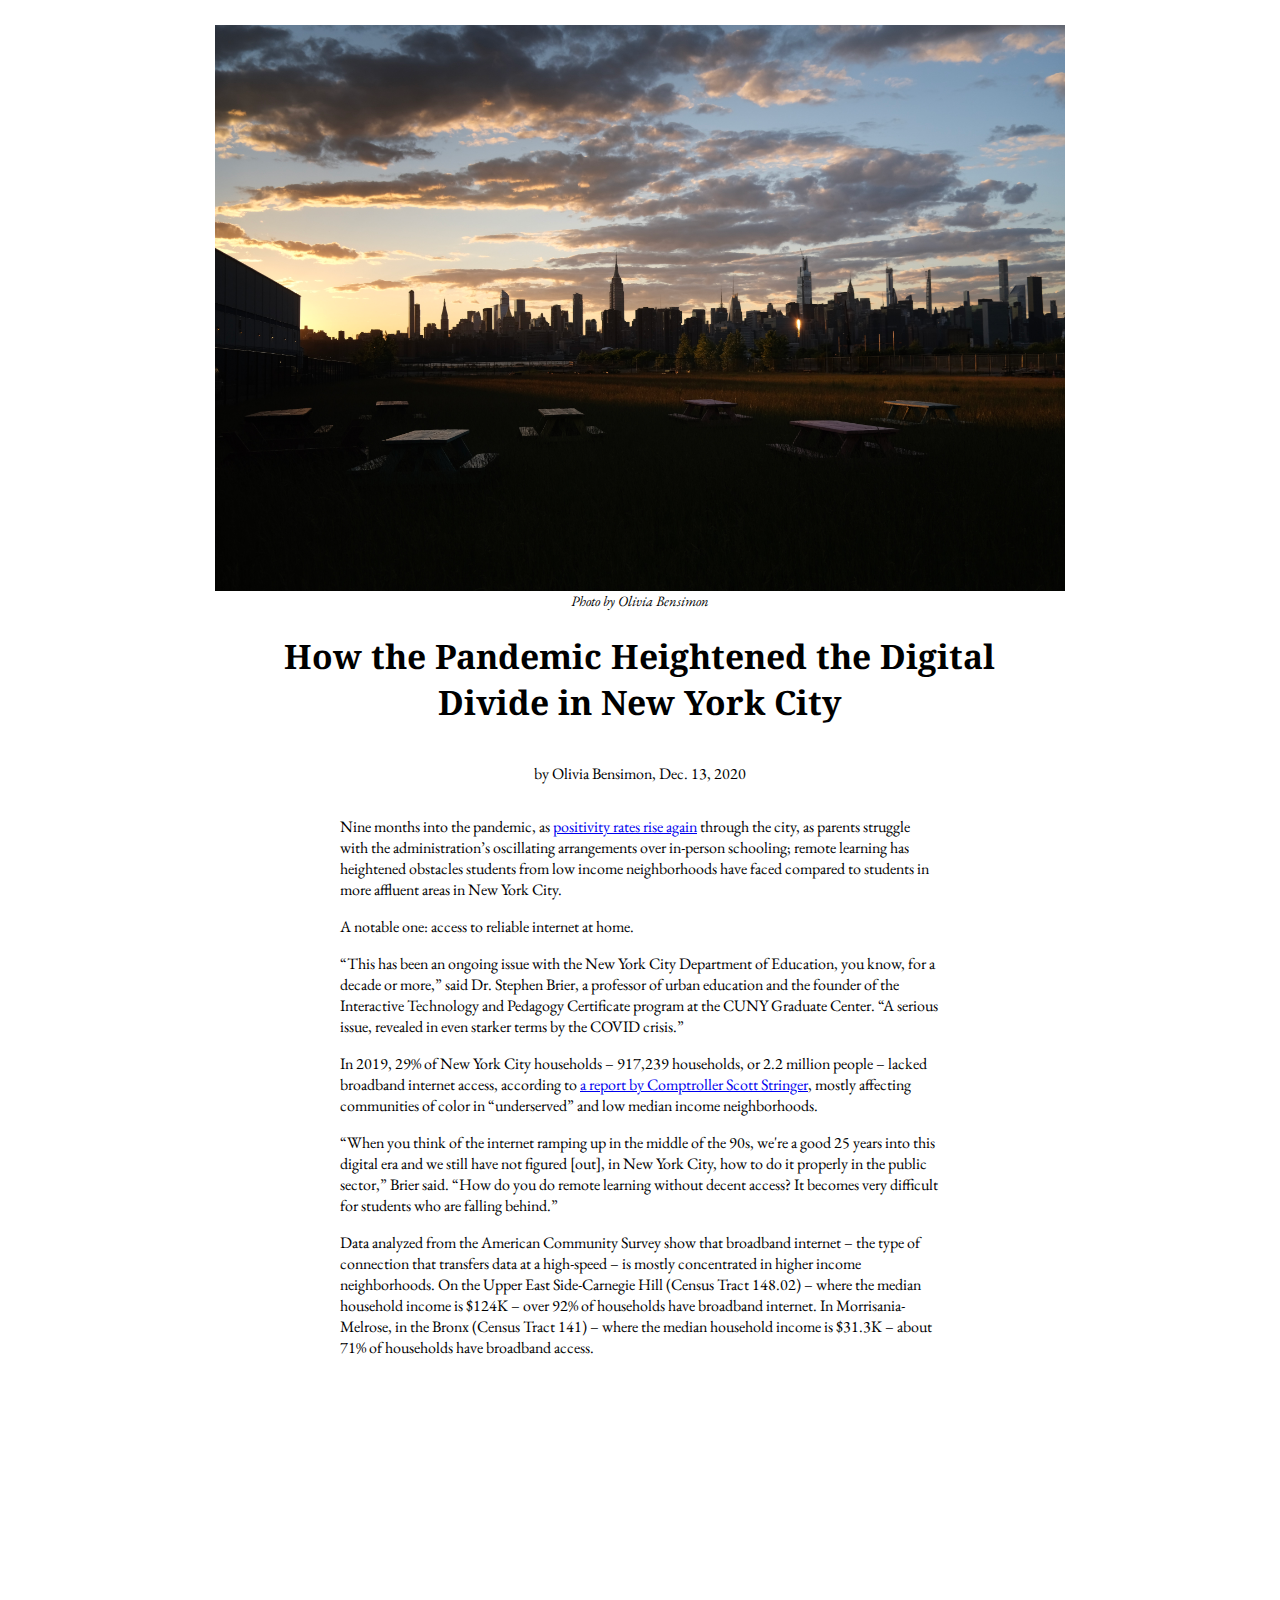
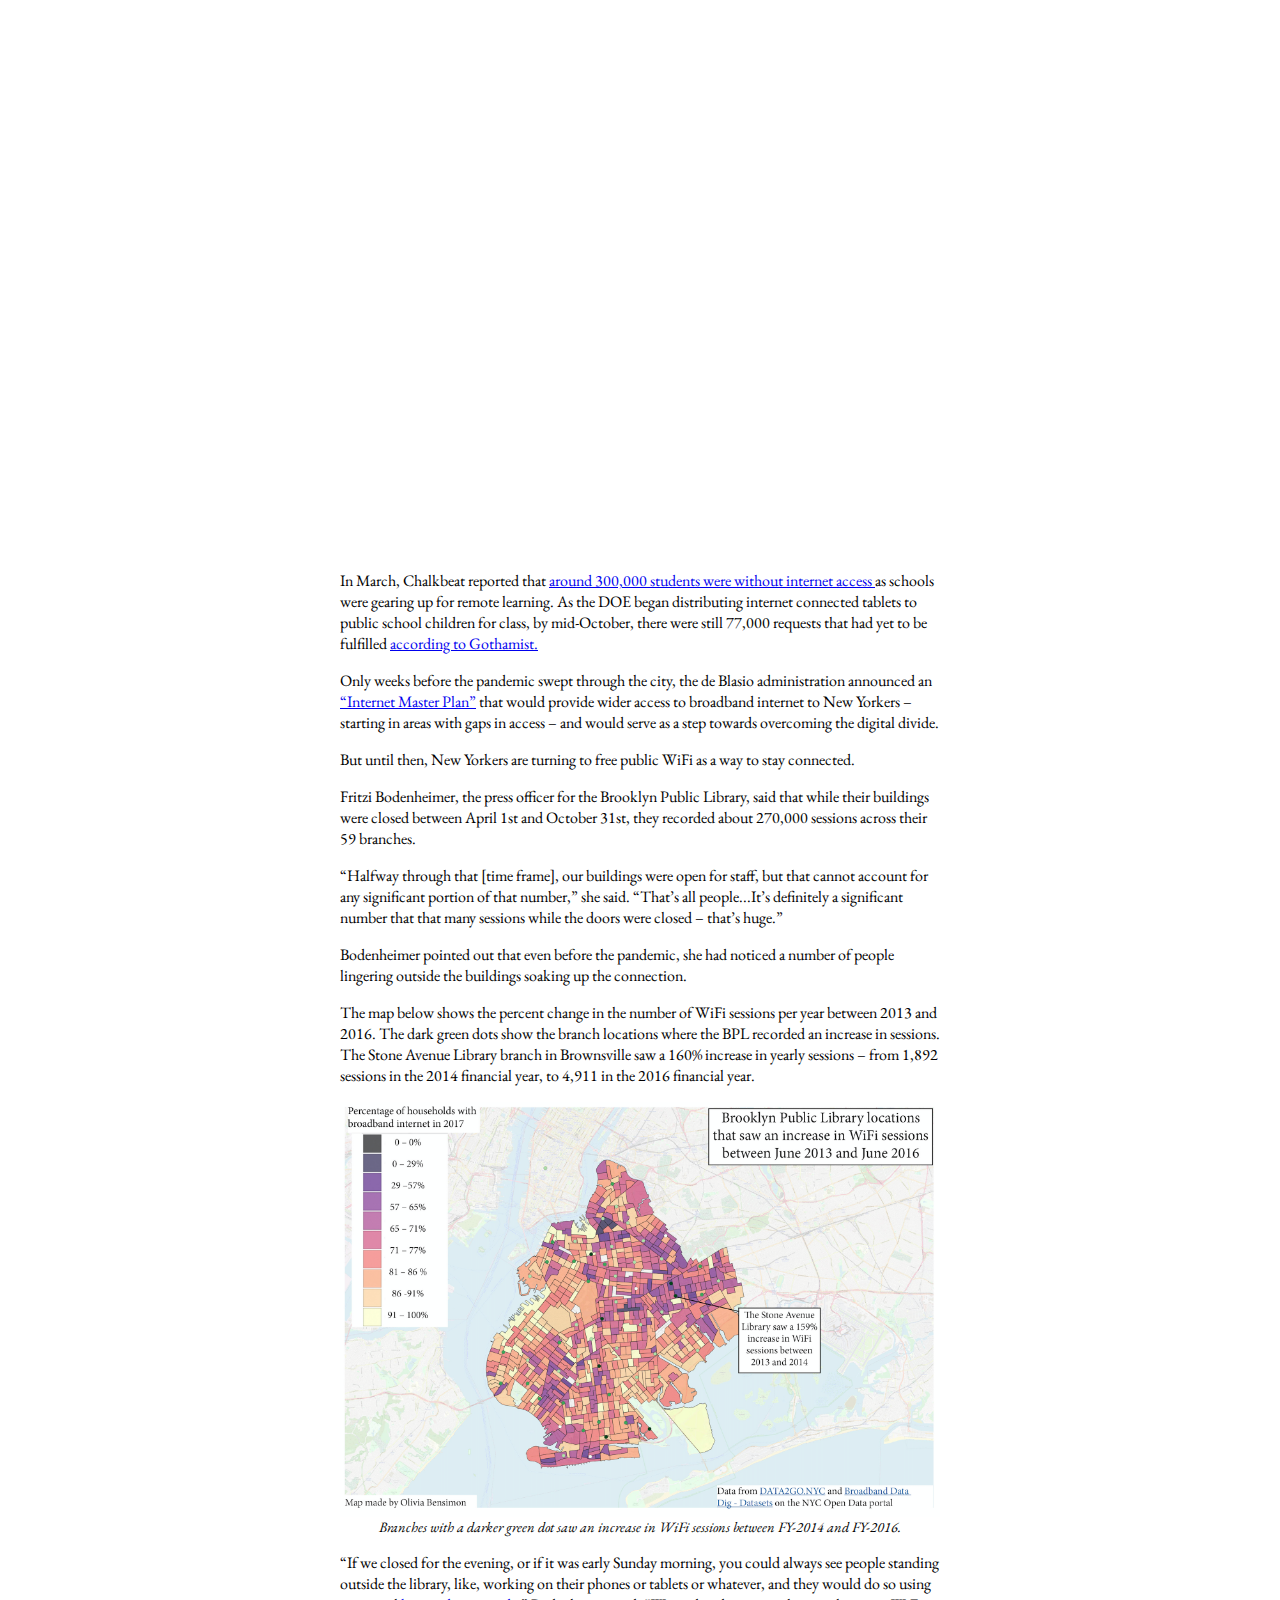
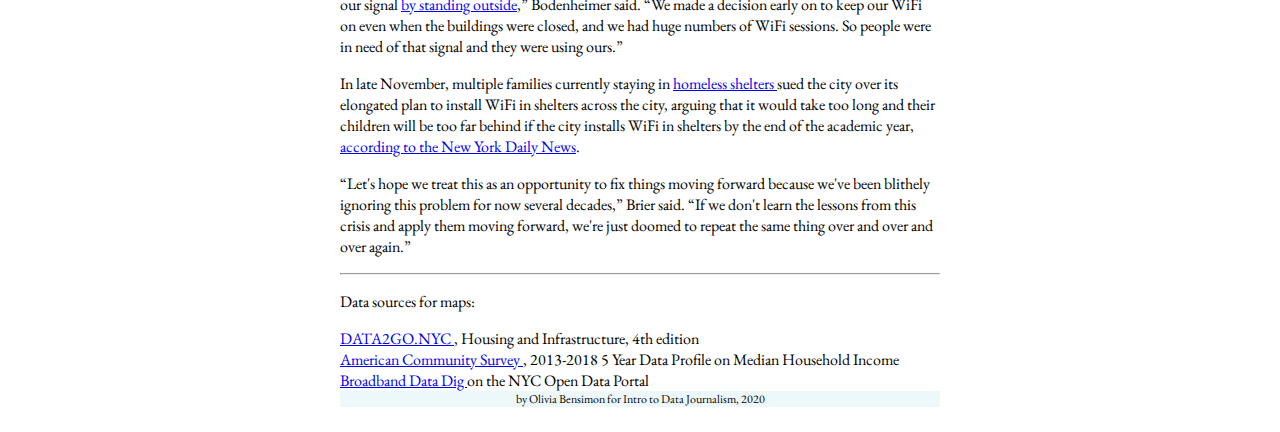
<file: index.html>
<!DOCTYPE html>

<head>
  <link rel="stylesheet" href="styles.css">
  <link rel="preconnect" href="https://fonts.gstatic.com">
  <link href="https://fonts.googleapis.com/css2?family=EB+Garamond&display=swap" rel="stylesheet">
  <link rel="preconnect" href="https://fonts.gstatic.com">
  <link href="https://fonts.googleapis.com/css2?family=EB+Garamond&family=Noto+Serif:wght@700&display=swap" rel="stylesheet">
  <title> Map Assignment </title>
</head>

<body>

  <div class="content">

    <div class="lede-art">
      <img src="image/skyline.jpeg">
    </div>
    <div class="lede-art-caption">
      <caption> Photo by Olivia Bensimon </caption>
    </div>

    <div class="headers">
      <h1> How the Pandemic Heightened the Digital Divide in New York City </h1>
    </div>
    <div class="byline">
      <p> by Olivia Bensimon, Dec. 13, 2020 </p>
    </div>

    <div class="article">
      <p> Nine months into the pandemic, as <a href="https://www.nytimes.com/interactive/2020/nyregion/new-york-city-coronavirus-cases.html"> positivity rates rise again</a> through the city, as parents struggle with the administration’s oscillating
        arrangements over in-person schooling; remote learning has heightened obstacles students from low income
        neighborhoods have faced compared to students in more affluent areas in New York City. </p>
      <p> A notable one: access to reliable internet at home. </p>
      <p> “This has been an ongoing issue with the New York City Department of Education, you know, for a decade or more,” said Dr. Stephen Brier, a professor of urban education and the founder of the Interactive Technology and Pedagogy Certificate
        program at the CUNY Graduate Center. “A serious issue, revealed in even starker terms by the COVID crisis.”</p>
      <p> In 2019, 29% of New York City households – 917,239 households, or 2.2 million people – lacked broadband internet access, according to <a href="https://comptroller.nyc.gov/reports/census-and-the-city/">a report by Comptroller Scott
          Stringer</a>, mostly affecting communities of color in “underserved” and low
        median income neighborhoods.</p>
      <p> “When you think of the internet ramping up in the middle of the 90s, we're a good 25 years into this digital era and we still have not figured [out], in New York City, how to do it properly in the public sector,” Brier said. “How do you do
        remote learning without decent access? It becomes very difficult for students who are falling behind.” </p>
      <p> Data analyzed from the American Community Survey show that broadband internet – the type of connection that transfers data at a high-speed – is mostly concentrated in higher income neighborhoods. On the Upper East Side-Carnegie Hill (Census
        Tract 148.02) – where the median
        household income is $124K – over 92% of households have broadband internet. In Morrisania-Melrose, in the Bronx (Census Tract 141) – where the median household income is $31.3K – about 71% of households have broadband access. </p>

      <div class="parent">
        <div class="chart-1 maps child">
          <iframe title="Percentage of Households with Broadband Internet in 2017" aria-label="Map" id="datawrapper-chart-RxNun" src="https://datawrapper.dwcdn.net/RxNun/7/" scrolling="no" frameborder="0"
            style="width: 0; min-width: 100% !important; border: none;" height="765"></iframe>
          <script type="text/javascript">
            ! function() {
              "use strict";
              window.addEventListener("message", (function(a) {
                if (void 0 !== a.data["datawrapper-height"])
                  for (var e in a.data["datawrapper-height"]) {
                    var t = document.getElementById("datawrapper-chart-" + e) || document.querySelector("iframe[src*='" + e + "']");
                    t && (t.style.height = a.data["datawrapper-height"][e] + "px")
                  }
              }))
            }();
          </script>
        </div>
        <div class="chart-1 maps child">
          <iframe title="Median Household Income per Census Tract in 2018" aria-label="Map" id="datawrapper-chart-ayg1o" src="https://datawrapper.dwcdn.net/ayg1o/2/" scrolling="no" frameborder="0"
            style="width: 0; min-width: 100% !important; border: none;" height="729"></iframe>
          <script type="text/javascript">
            ! function() {
              "use strict";
              window.addEventListener("message", (function(a) {
                if (void 0 !== a.data["datawrapper-height"])
                  for (var e in a.data["datawrapper-height"]) {
                    var t = document.getElementById("datawrapper-chart-" + e) || document.querySelector("iframe[src*='" + e + "']");
                    t && (t.style.height = a.data["datawrapper-height"][e] + "px")
                  }
              }))
            }();
          </script>
        </div>
      </div>

      <p> In March, Chalkbeat reported that <a href="https://ny.chalkbeat.org/2020/3/19/21196077/thousands-of-nyc-students-won-t-have-access-to-computers-before-remote-learning-starts-next-week">around 300,000 students were without internet access
        </a> as schools were gearing up for remote learning. As the DOE began distributing internet connected tablets to public school children for class, by
        mid-October, there were still 77,000 requests that had yet to be fulfilled <a href="https://gothamist.com/news/nyc-schools-still-missing-77000-devices-students-need-learning">according to Gothamist.</a> </p>
      <p> Only weeks before the pandemic swept through the city, the de Blasio administration announced an <a
          href="https://www1.nyc.gov/office-of-the-mayor/news/010-20/de-blasio-administration-releases-internet-master-plan-city-s-broadband-future">“Internet Master Plan”</a> that would provide wider access to broadband internet to New Yorkers –
        starting in areas with gaps in access – and would
        serve as a step towards overcoming the digital divide. </p>
      <p> But until then, New Yorkers are turning to free public WiFi as a way to stay connected. </p>
      <p> Fritzi Bodenheimer, the press officer for the Brooklyn Public Library, said that while their buildings were closed between April 1st and October 31st, they recorded about 270,000 sessions across their 59 branches. </p>
      <p> “Halfway through that [time frame], our buildings were open for staff, but that cannot account for any significant portion of that number,” she said. “That’s all people...It’s definitely a significant number that that many sessions while
        the doors were closed – that’s huge.”</p>
      <p> Bodenheimer pointed out that even before the pandemic, she had noticed a number of people lingering outside the buildings soaking up the connection. </p>
      <p> The map below shows the percent change in the number of WiFi sessions per year between 2013 and 2016. The dark green dots show the branch locations where the BPL recorded an increase in sessions. The Stone Avenue Library branch in
        Brownsville saw a 160% increase in yearly sessions – from 1,892 sessions in the 2014 financial year, to 4,911 in the 2016 financial year. </p>

      <div class="map-image">
        <img src="image/BPL-map-wifi.jpg" style="width: 0; min-width: 100% !important; border: none;">
      </div>
      <div class="lede-art-caption">
        <caption> Branches with a darker green dot saw an increase in WiFi sessions between FY-2014 and FY-2016. </caption>
      </div>
      <p> “If we closed for the evening, or if it was early Sunday morning, you could always see people standing outside the library, like, working on their phones or tablets or whatever, and they would do so using our signal <a
          href="https://www.thecity.nyc/2020/9/15/21439065/new-yorkers-gather-outside-libraries-for-free-internet"> by standing outside</a>,”
        Bodenheimer said. “We made a decision early on to keep our WiFi on even when the buildings were closed, and we had huge numbers of WiFi sessions. So people were in need of that signal and they were using ours.” </p>
      <p> In late November, multiple families currently staying in <a href="https://www.nytimes.com/2020/03/26/nyregion/new-york-homeless-students-coronavirus.html"> homeless shelters </a> sued the city over its elongated plan to install WiFi in
        shelters across the city, arguing that it would take too long and their children will be too far behind if
        the city installs WiFi in shelters by the end of the academic year, <a href="https://www.nydailynews.com/new-york/ny-homeless-families-shelters-wifi-internet-remote-school-de-blasio-20201124-imulnd36cvfwvhdbvebxthf6yi-story.html"> according
          to the New York Daily News</a>. </p>
      <p> “Let's hope we treat this as an opportunity to fix things moving forward because we've been blithely ignoring this problem for now several decades,” Brier said. “If we don't learn the lessons from this crisis and apply them moving forward,
        we're just doomed to repeat the same thing over and over and over again.”</p>

      <hr>

      <div class="notes">
        <p> Data sources for maps: </p>
        <a href=" https://www.data2go.nyc/map/?id=412*36081024000*broadband_tract!undefined!ns*!buttonHolder~other_pop_cd_506~ahdi_puma_1~sch_enrol_cd_112~age_pyramid_male_85_plus_cd_20~median_household_income_puma_397~median_personal_earnings_puma_400~dis_y_perc_puma_102~poverty_ceo_cd_417~unemployment_cd_408~pre_k_cd_107!*air_qual_cd~ahdi_puma*family_homeless_cd_245#12/40.7726/-73.3212
https://ssrc.formstack.com/forms/index.php"> DATA2GO.NYC </a>, Housing and Infrastructure, 4th edition
        <br> <a href="https://www.census.gov/acs/www/data/data-tables-and-tools/data-profiles/"> American Community Survey </a>, 2013-2018 5 Year Data Profile on Median Household Income
        <br> <a href="https://data.cityofnewyork.us/dataset/Broadband-Data-Dig-Datasets/ft4n-yqee"> Broadband Data Dig </a> on the NYC Open Data Portal
      </div>

      <footer> by Olivia Bensimon for Intro to Data Journalism, 2020 </footer>

    </div>
</body>
</file>
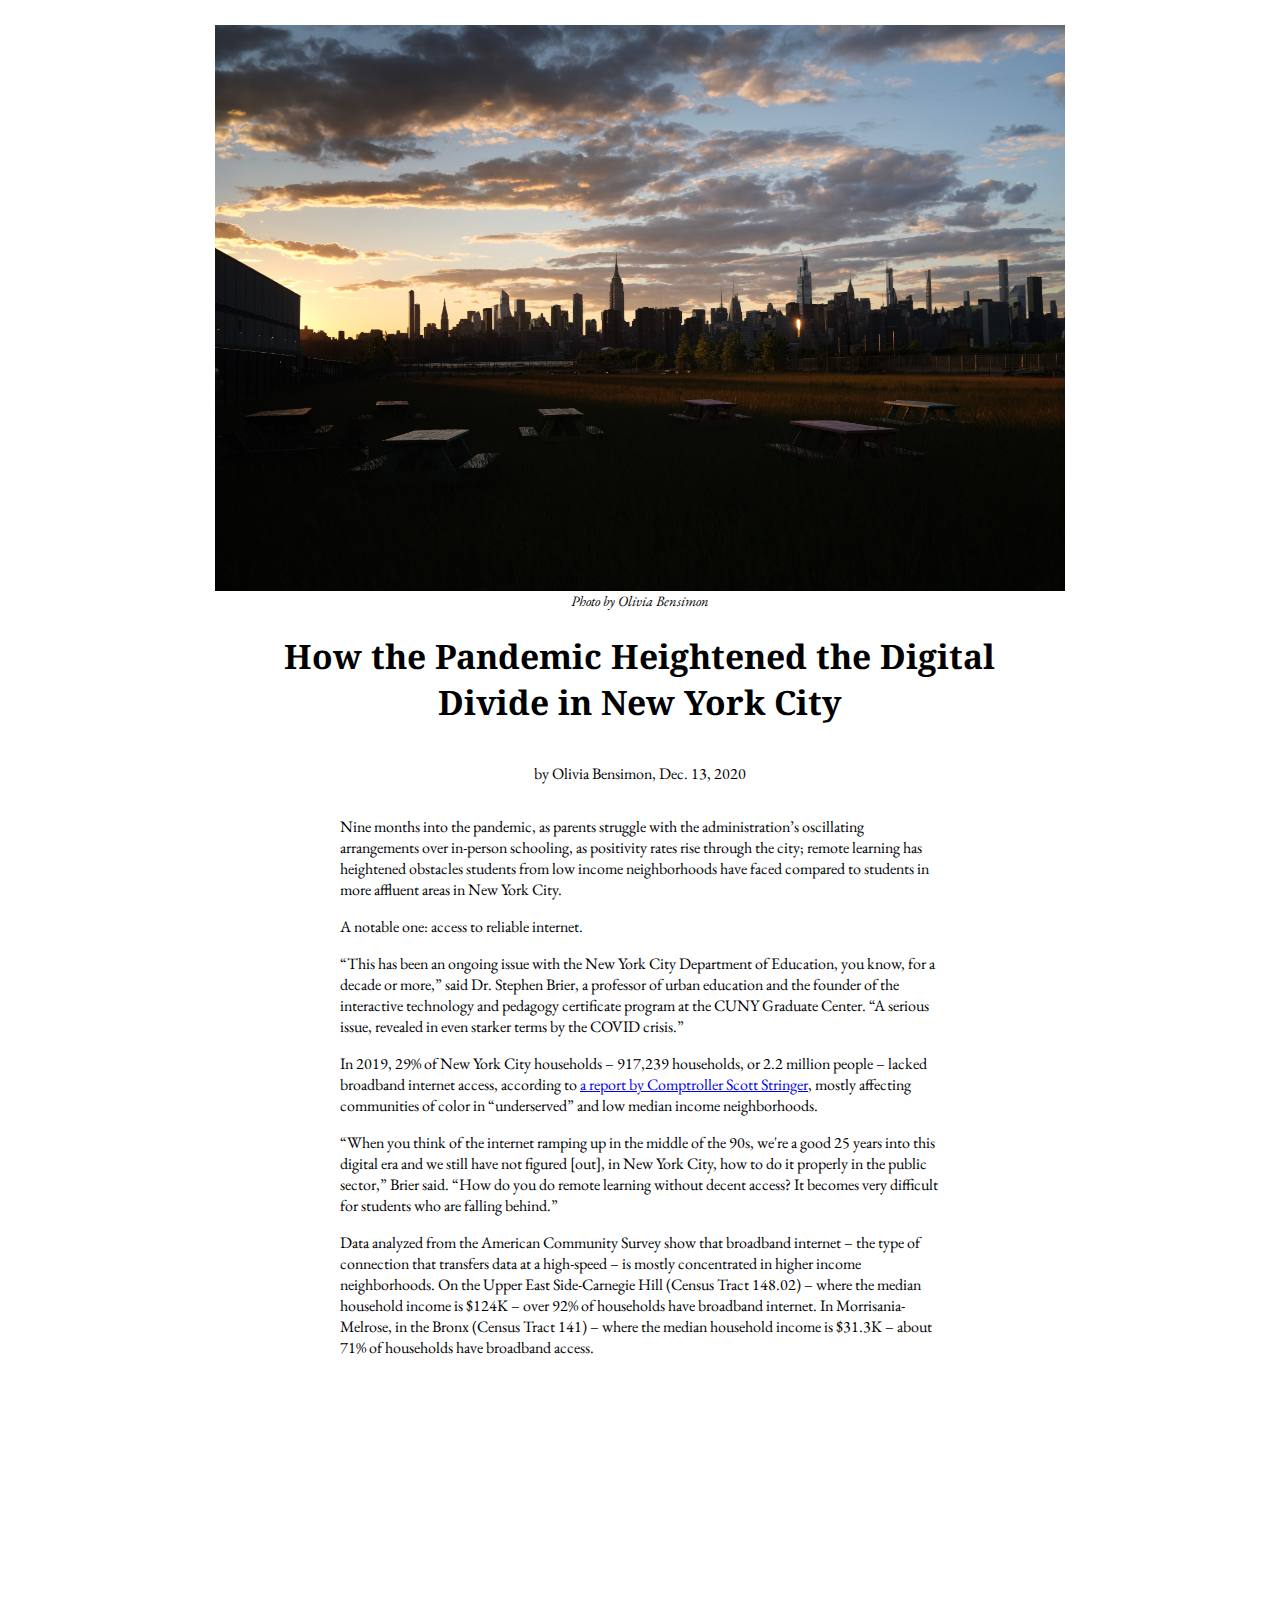
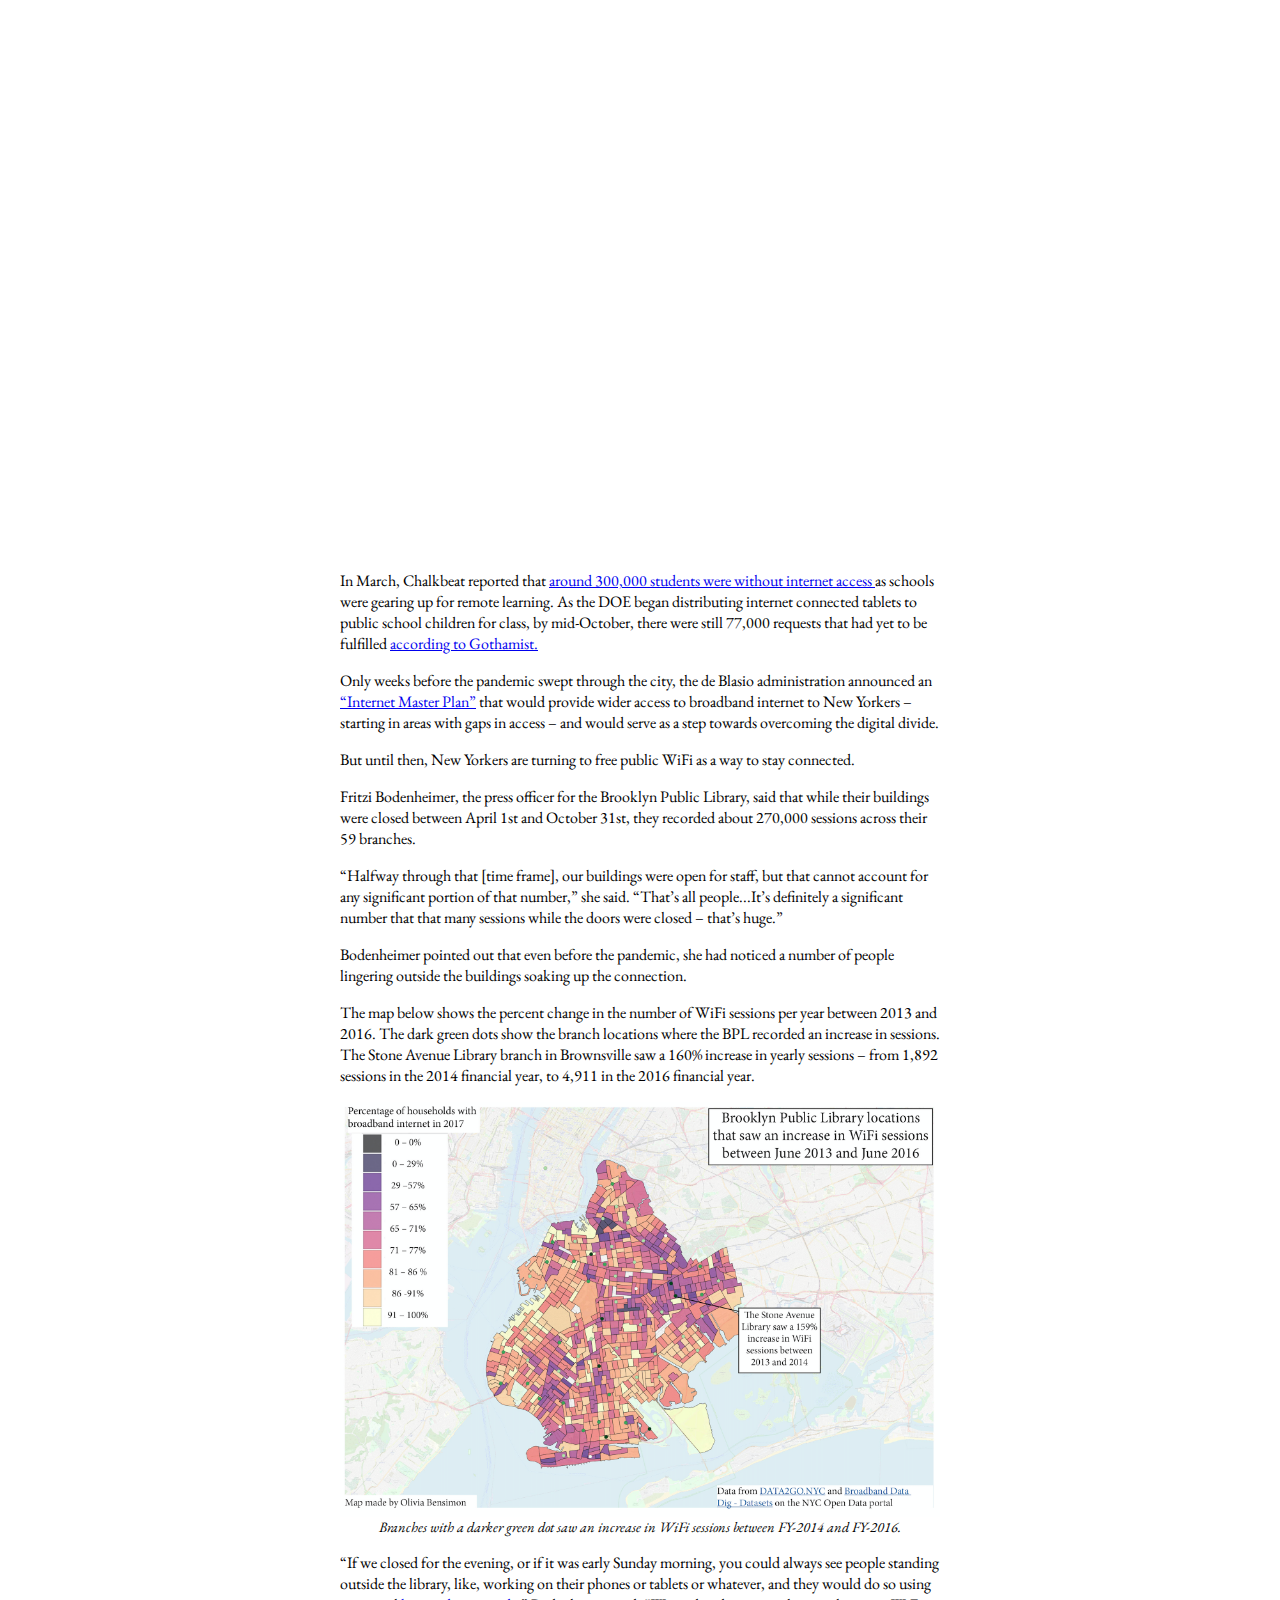
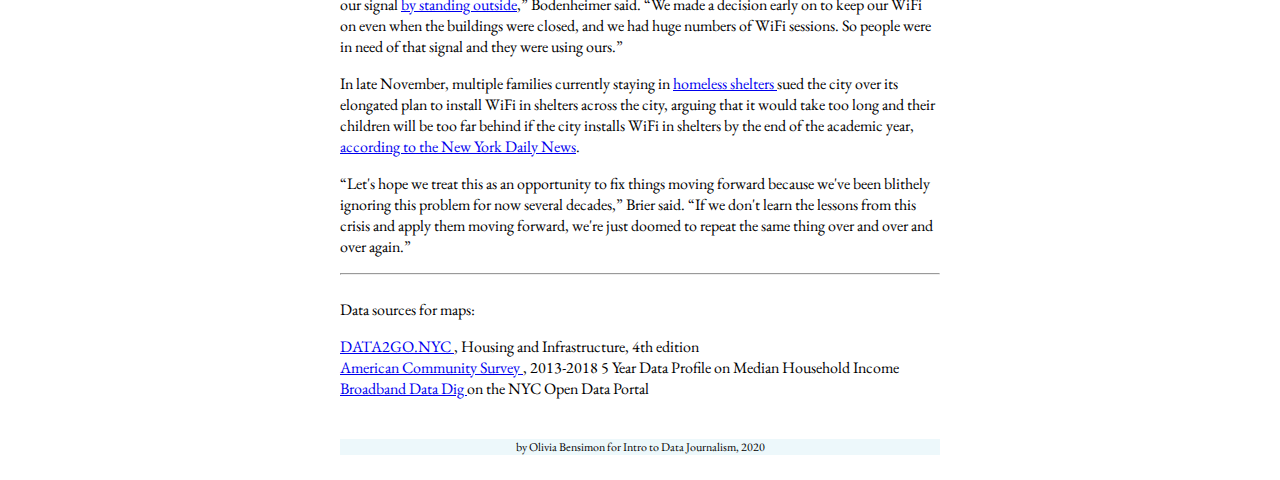
<file: webpage.map/index.html>
<!DOCTYPE html>

<head>
  <link rel="stylesheet" href="styles.css">
  <link rel="preconnect" href="https://fonts.gstatic.com">
  <link href="https://fonts.googleapis.com/css2?family=EB+Garamond&display=swap" rel="stylesheet">
  <link rel="preconnect" href="https://fonts.gstatic.com">
  <link href="https://fonts.googleapis.com/css2?family=EB+Garamond&family=Noto+Serif:wght@700&display=swap" rel="stylesheet">
  <title> Map Assignment </title>
</head>

<body>

  <div class="content">

    <div class="lede-art">
      <img src="image/skyline.jpeg">
    </div>
    <div class="lede-art-caption">
      <caption> Photo by Olivia Bensimon </caption>
    </div>

    <div class="headers">
      <h1> How the Pandemic Heightened the Digital Divide in New York City </h1>
    </div>
    <div class="byline">
      <p> by Olivia Bensimon, Dec. 13, 2020 </p>
    </div>

    <div class="article">
      <p> Nine months into the pandemic, as parents struggle with the administration’s oscillating arrangements over in-person schooling, as positivity rates rise through the city; remote learning has heightened obstacles students from low income
        neighborhoods have faced compared to students in more affluent areas in New York City. </p>
      <p> A notable one: access to reliable internet. </p>
      <p> “This has been an ongoing issue with the New York City Department of Education, you know, for a decade or more,” said Dr. Stephen Brier, a professor of urban education and the founder of the interactive technology and pedagogy certificate
        program at the CUNY Graduate Center. “A serious issue, revealed in even starker terms by the COVID crisis.”</p>
      <p> In 2019, 29% of New York City households – 917,239 households, or 2.2 million people – lacked broadband internet access, according to <a href="https://comptroller.nyc.gov/reports/census-and-the-city/">a report by Comptroller Scott
          Stringer</a>, mostly affecting communities of color in “underserved” and low
        median income neighborhoods.</p>
      <p> “When you think of the internet ramping up in the middle of the 90s, we're a good 25 years into this digital era and we still have not figured [out], in New York City, how to do it properly in the public sector,” Brier said. “How do you do
        remote learning without decent access? It becomes very difficult for students who are falling behind.” </p>
      <p> Data analyzed from the American Community Survey show that broadband internet – the type of connection that transfers data at a high-speed – is mostly concentrated in higher income neighborhoods. On the Upper East Side-Carnegie Hill (Census
        Tract 148.02) – where the median
        household income is $124K – over 92% of households have broadband internet. In Morrisania-Melrose, in the Bronx (Census Tract 141) – where the median household income is $31.3K – about 71% of households have broadband access. </p>

      <div class="parent">
        <div class="chart-1 maps child">
          <iframe title="Percentage of Households with Broadband Internet in 2017" aria-label="Map" id="datawrapper-chart-RxNun" src="https://datawrapper.dwcdn.net/RxNun/7/" scrolling="no" frameborder="0"
            style="width: 0; min-width: 100% !important; border: none;" height="765"></iframe>
          <script type="text/javascript">
            ! function() {
              "use strict";
              window.addEventListener("message", (function(a) {
                if (void 0 !== a.data["datawrapper-height"])
                  for (var e in a.data["datawrapper-height"]) {
                    var t = document.getElementById("datawrapper-chart-" + e) || document.querySelector("iframe[src*='" + e + "']");
                    t && (t.style.height = a.data["datawrapper-height"][e] + "px")
                  }
              }))
            }();
          </script>
        </div>
        <div class="chart-1 maps child">
          <iframe title="Median Household Income per Census Tract in 2018" aria-label="Map" id="datawrapper-chart-ayg1o" src="https://datawrapper.dwcdn.net/ayg1o/2/" scrolling="no" frameborder="0"
            style="width: 0; min-width: 100% !important; border: none;" height="729"></iframe>
          <script type="text/javascript">
            ! function() {
              "use strict";
              window.addEventListener("message", (function(a) {
                if (void 0 !== a.data["datawrapper-height"])
                  for (var e in a.data["datawrapper-height"]) {
                    var t = document.getElementById("datawrapper-chart-" + e) || document.querySelector("iframe[src*='" + e + "']");
                    t && (t.style.height = a.data["datawrapper-height"][e] + "px")
                  }
              }))
            }();
          </script>
        </div>
      </div>

      <p> In March, Chalkbeat reported that <a href="https://ny.chalkbeat.org/2020/3/19/21196077/thousands-of-nyc-students-won-t-have-access-to-computers-before-remote-learning-starts-next-week">around 300,000 students were without internet access
        </a> as schools were gearing up for remote learning. As the DOE began distributing internet connected tablets to public school children for class, by
        mid-October, there were still 77,000 requests that had yet to be fulfilled <a href="https://gothamist.com/news/nyc-schools-still-missing-77000-devices-students-need-learning">according to Gothamist.</a> </p>
      <p> Only weeks before the pandemic swept through the city, the de Blasio administration announced an <a
          href="https://www1.nyc.gov/office-of-the-mayor/news/010-20/de-blasio-administration-releases-internet-master-plan-city-s-broadband-future">“Internet Master Plan”</a> that would provide wider access to broadband internet to New Yorkers –
        starting in areas with gaps in access – and would
        serve as a step towards overcoming the digital divide. </p>
      <p> But until then, New Yorkers are turning to free public WiFi as a way to stay connected. </p>
      <p> Fritzi Bodenheimer, the press officer for the Brooklyn Public Library, said that while their buildings were closed between April 1st and October 31st, they recorded about 270,000 sessions across their 59 branches. </p>
      <p> “Halfway through that [time frame], our buildings were open for staff, but that cannot account for any significant portion of that number,” she said. “That’s all people...It’s definitely a significant number that that many sessions while
        the doors were closed – that’s huge.”</p>
      <p> Bodenheimer pointed out that even before the pandemic, she had noticed a number of people lingering outside the buildings soaking up the connection. </p>
      <p> The map below shows the percent change in the number of WiFi sessions per year between 2013 and 2016. The dark green dots show the branch locations where the BPL recorded an increase in sessions. The Stone Avenue Library branch in
        Brownsville saw a 160% increase in yearly sessions – from 1,892 sessions in the 2014 financial year, to 4,911 in the 2016 financial year. </p>

      <div class="map-image">
        <img src="image/BPL-map-wifi.jpg" style="width: 0; min-width: 100% !important; border: none;">
      </div>
      <div class="lede-art-caption">
        <caption> Branches with a darker green dot saw an increase in WiFi sessions between FY-2014 and FY-2016. </caption>
      </div>
      <p> “If we closed for the evening, or if it was early Sunday morning, you could always see people standing outside the library, like, working on their phones or tablets or whatever, and they would do so using our signal <a
          href="https://www.thecity.nyc/2020/9/15/21439065/new-yorkers-gather-outside-libraries-for-free-internet"> by standing outside</a>,”
        Bodenheimer said. “We made a decision early on to keep our WiFi on even when the buildings were closed, and we had huge numbers of WiFi sessions. So people were in need of that signal and they were using ours.” </p>
      <p> In late November, multiple families currently staying in <a href="https://www.nytimes.com/2020/03/26/nyregion/new-york-homeless-students-coronavirus.html"> homeless shelters </a> sued the city over its elongated plan to install WiFi in
        shelters across the city, arguing that it would take too long and their children will be too far behind if
        the city installs WiFi in shelters by the end of the academic year, <a href="https://www.nydailynews.com/new-york/ny-homeless-families-shelters-wifi-internet-remote-school-de-blasio-20201124-imulnd36cvfwvhdbvebxthf6yi-story.html"> according
          to the New York Daily News</a>. </p>
      <p> “Let's hope we treat this as an opportunity to fix things moving forward because we've been blithely ignoring this problem for now several decades,” Brier said. “If we don't learn the lessons from this crisis and apply them moving forward,
        we're just doomed to repeat the same thing over and over and over again.”</p>

      <hr>

      <div class="notes">
        <p> Data sources for maps: </p>
        <a href=" https://www.data2go.nyc/map/?id=412*36081024000*broadband_tract!undefined!ns*!buttonHolder~other_pop_cd_506~ahdi_puma_1~sch_enrol_cd_112~age_pyramid_male_85_plus_cd_20~median_household_income_puma_397~median_personal_earnings_puma_400~dis_y_perc_puma_102~poverty_ceo_cd_417~unemployment_cd_408~pre_k_cd_107!*air_qual_cd~ahdi_puma*family_homeless_cd_245#12/40.7726/-73.3212
https://ssrc.formstack.com/forms/index.php"> DATA2GO.NYC </a>, Housing and Infrastructure, 4th edition
        <br> <a href="https://www.census.gov/acs/www/data/data-tables-and-tools/data-profiles/"> American Community Survey </a>, 2013-2018 5 Year Data Profile on Median Household Income
        <br> <a href="https://data.cityofnewyork.us/dataset/Broadband-Data-Dig-Datasets/ft4n-yqee"> Broadband Data Dig </a> on the NYC Open Data Portal
      </div>

      <footer> by Olivia Bensimon for Intro to Data Journalism, 2020 </footer>

    </div>
</body>
</file>
<file: styles.css>
div.content {
    margin: 2%;
}

body {
    display: block;
    background-color: white;
    font-family: 'EB Garamond', serif;
    font-size: 16px;
}

h1 {
    font-size: 2.1em;
    font-family: 'Noto Serif', serif;
    font-weight: bold;
    text-align: center;
}

.headers {
    width: 60%;
    display: table;
    margin: 0 auto;
}

.byline {
    width: 80%;
    display: table;
    margin: 0 auto;
    text-align: center;
}

.dateline {
    width: 80%;
    display: table;
    margin: 0 auto;
    text-align: center;
    font-size: 0.9em;
}

img {
    max-width: 70%;
    display: table;
    text-align: center;
    margin: 0 auto;
}

.lede-art-caption {
    text-align: center;
    font-style: italic;
    font-size: 0.9em;
}

.article {
    max-width: 600px;
    margin: 0 auto 10px auto;
    padding: 0 10px;
}

.parent {
    display: flex;
    left: 50%;
    margin-left: -50vw;
    margin-right: -50vw;
    max-width: 100vw;
    position: relative;
    right: 50%;
    width: 100vw;
}

div.parent .child {
    flex-basis: 50%;
}

.maps {
    max-width: 600px;
    margin: 0 auto 10px auto;
    padding: 0 10px;
}

footer {
    text-align: center;
    font-size: 12px;
    background-color: #edf8fb;
}
</file>
<file: webpage.map/styles.css>
div.content {
    margin: 2%;
}

body {
    display: block;
    background-color: white;
    font-family: 'EB Garamond', serif;
    font-size: 16px;
}

h1 {
    font-size: 2.1em;
    font-family: 'Noto Serif', serif;
    font-weight: bold;
    text-align: center;
}

.headers {
    width: 60%;
    display: table;
    margin: 0 auto;
}

.byline {
    width: 80%;
    display: table;
    margin: 0 auto;
    text-align: center;
}

.dateline {
    width: 80%;
    display: table;
    margin: 0 auto;
    text-align: center;
    font-size: 0.9em;
}

img {
    max-width: 70%;
    display: table;
    text-align: center;
    margin: 0 auto;
}

.lede-art-caption {
    text-align: center;
    font-style: italic;
    font-size: 0.9em;
}

hr {
    display: block;
    unicode-bidi: isolate;
    margin-block-start: 0.5em;
    margin-block-end: 0.5em;
    margin-inline-start: auto;
    margin-inline-end: auto;
    overflow: hidden;
    border-style: inset;
    border-width: 1px;
}

.article {
    max-width: 600px;
    margin: 0 auto 10px auto;
    padding: 0 10px;
}

.parent {
    display: flex;
    left: 50%;
    margin-left: -50vw;
    margin-right: -50vw;
    max-width: 100vw;
    position: relative;
    right: 50%;
    width: 100vw;
}

div.parent .child {
    flex-basis: 50%;
}

.maps {
    max-width: 600px;
    margin: 0 auto 10px auto;
    padding: 0 10px;
}

.notes {
    width: 100%;
    display: table;
    margin: 0 auto;
    margin-bottom: 40px;
}

footer {
    text-align: center;
    font-size: 12px;
    background-color: #edf8fb;
}
</file>
